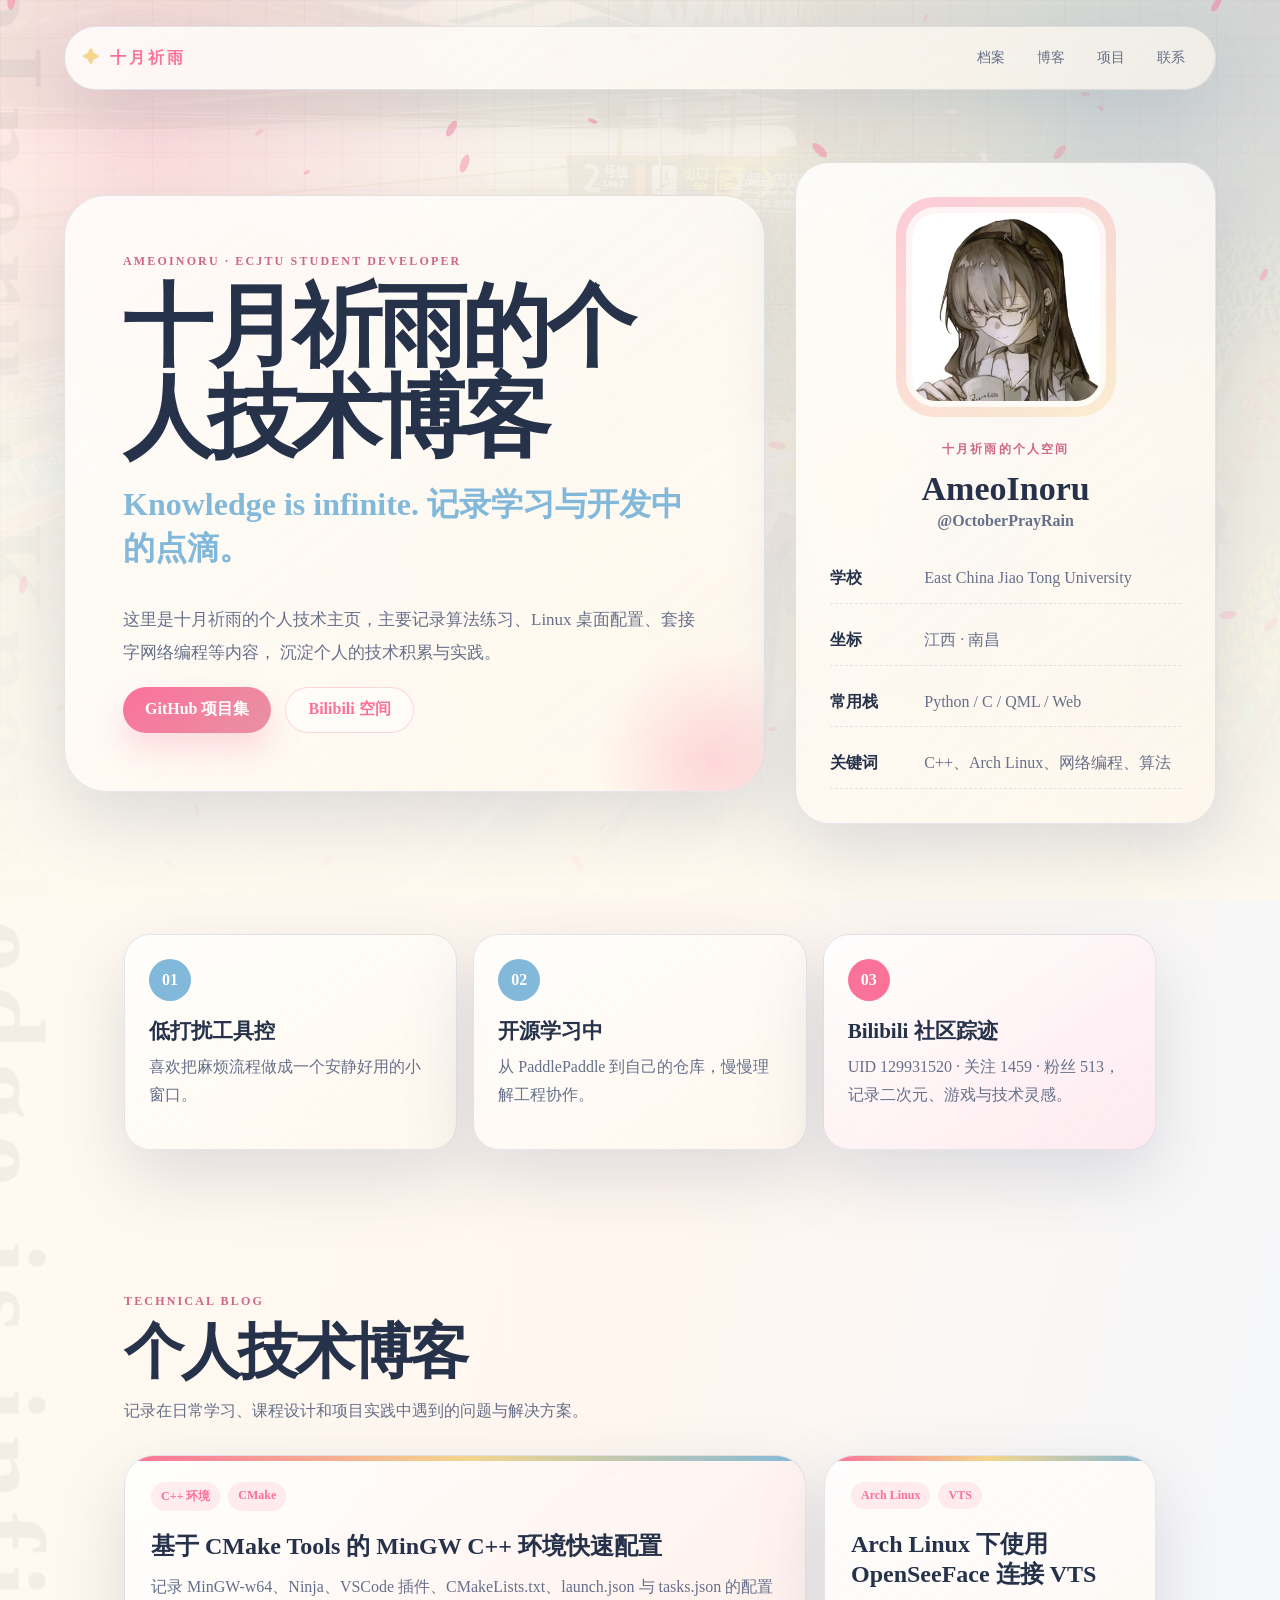
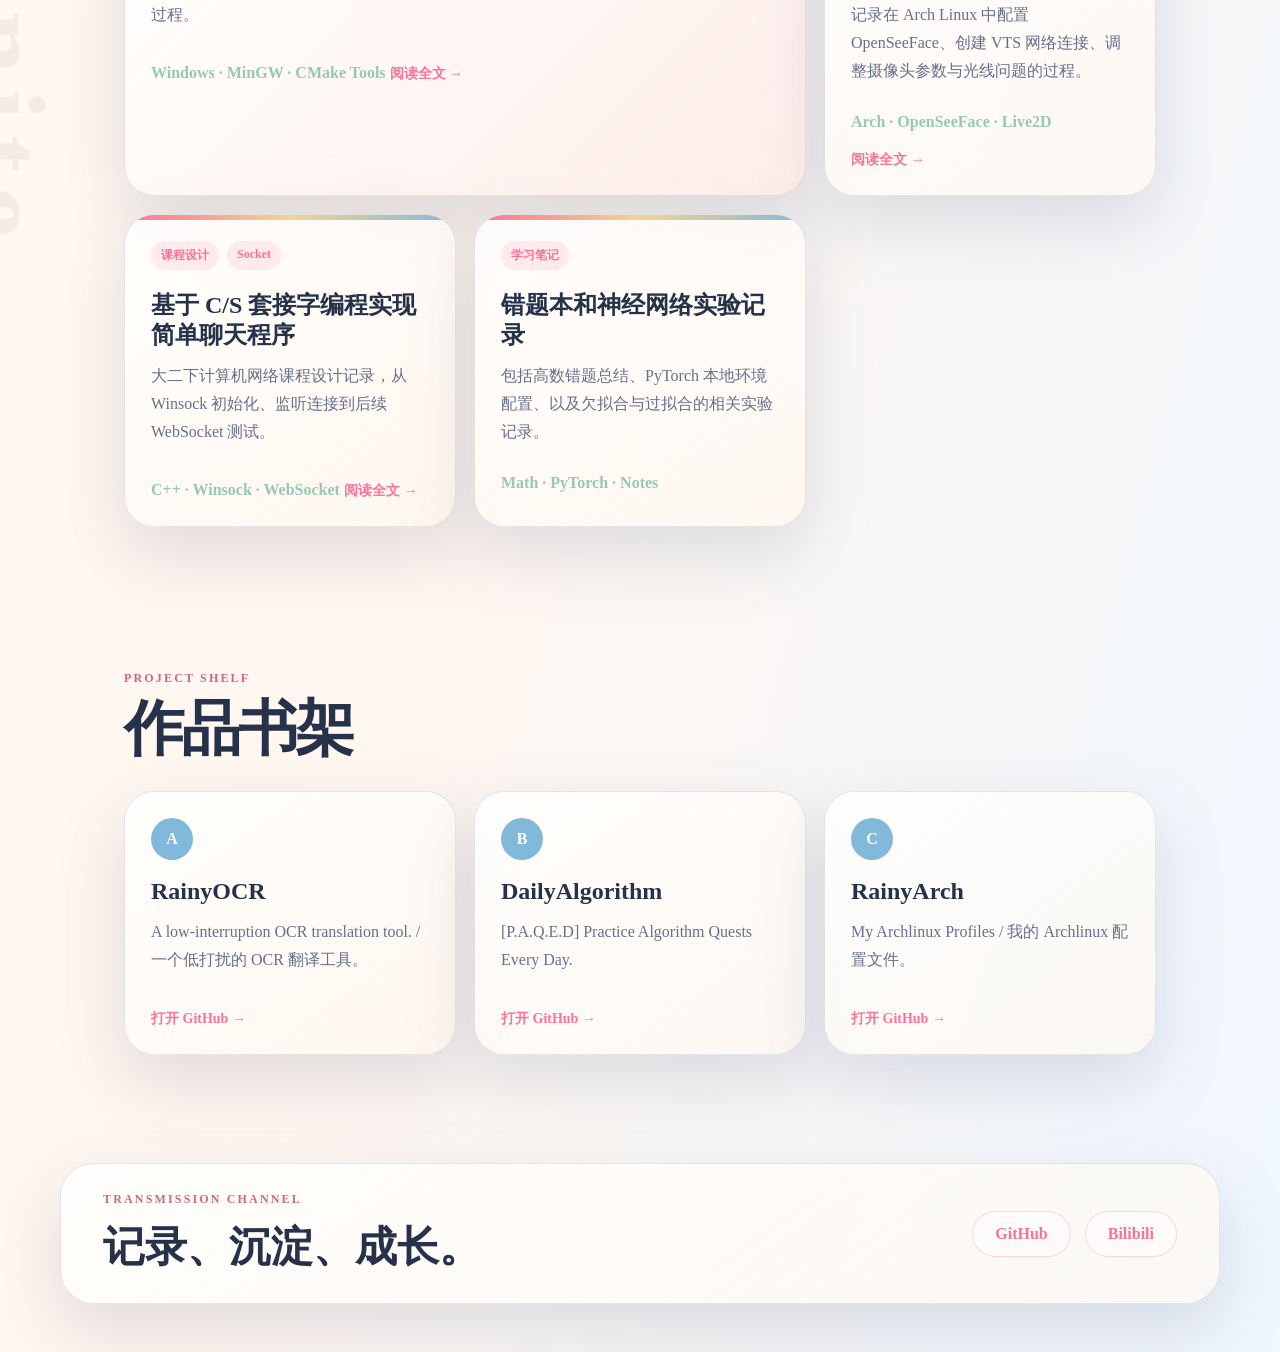
<file: index.html>
<!DOCTYPE html>
<html lang="zh-CN">
<head>
    <meta charset="UTF-8">
    <meta name="viewport" content="width=device-width, initial-scale=1.0">
    <title>十月祈雨 | 个人技术博客</title>
    <link rel="stylesheet" href="./style.css">
</head>
<body>
    <canvas id="starCanvas" aria-hidden="true"></canvas>
    <div class="soft-light" aria-hidden="true"></div>

    <header class="site-hero" id="top">
        <nav class="nav paper-card">
            <a class="brand" href="#top">十月祈雨</a>
            <div class="nav-links" aria-label="页面导航">
                <a href="#profile">档案</a>
                <a href="#blog">博客</a>
                <a href="#projects">项目</a>
                <a href="#contact">联系</a>
            </div>
        </nav>

        <section class="hero-layout">
            <div class="hero-copy reveal">
                <p class="eyebrow">AmeoInoru · ECJTU Student Developer</p>
                <h1>十月祈雨的个人技术博客</h1>
                <p class="subtitle">Knowledge is infinite. 记录学习与开发中的点滴。</p>
                <p class="intro">
                    这里是十月祈雨的个人技术主页，主要记录算法练习、Linux 桌面配置、套接字网络编程等内容，
                    沉淀个人的技术积累与实践。
                </p>
                <div class="hero-actions">
                    <a class="primary-btn" href="https://github.com/OctoberPrayRain" target="_blank" rel="noopener noreferrer">GitHub 项目集</a>
                    <a class="secondary-btn" href="https://space.bilibili.com/129931520" target="_blank" rel="noopener noreferrer">Bilibili 空间</a>
                </div>
            </div>

            <aside class="profile-card paper-card reveal delay-1" id="profile">
                <div class="avatar-frame">
                    <img src="./assets/avatar.jpg" alt="AmeoInoru 的头像">
                </div>
                <p class="profile-kicker">十月祈雨的个人空间</p>
                <h2>AmeoInoru</h2>
                <p class="handle">@OctoberPrayRain</p>
                <ul class="profile-list">
                    <li><strong>学校</strong><span>East China Jiao Tong University</span></li>
                    <li><strong>坐标</strong><span>江西 · 南昌</span></li>
                    <li><strong>常用栈</strong><span>Python / C / QML / Web</span></li>
                    <li><strong>关键词</strong><span>C++、Arch Linux、网络编程、算法</span></li>
                </ul>
            </aside>
        </section>
    </header>

    <main>
        <section class="section diary-strip reveal" aria-label="个人标签">
            <div class="diary-item">
                <span>01</span>
                <strong>低打扰工具控</strong>
                <p>喜欢把麻烦流程做成一个安静好用的小窗口。</p>
            </div>
            <div class="diary-item">
                <span>02</span>
                <strong>开源学习中</strong>
                <p>从 PaddlePaddle 到自己的仓库，慢慢理解工程协作。</p>
            </div>
            <div class="diary-item bilibili-card">
                <span>03</span>
                <strong>Bilibili 社区踪迹</strong>
                <p>UID 129931520 · 关注 1459 · 粉丝 513，记录二次元、游戏与技术灵感。</p>
            </div>
        </section>

        <section class="section" id="blog">
            <div class="section-heading reveal">
                <p>Technical Blog</p>
                <h2>个人技术博客</h2>
                <span>记录在日常学习、课程设计和项目实践中遇到的问题与解决方案。</span>
            </div>
            <div class="blog-grid">
                <a class="blog-card feature reveal" href="./blog-cmake-mingw.html">
                    <div class="tag-row"><span>C++ 环境</span><span>CMake</span></div>
                    <h3>基于 CMake Tools 的 MinGW C++ 环境快速配置</h3>
                    <p>记录 MinGW-w64、Ninja、VSCode 插件、CMakeLists.txt、launch.json 与 tasks.json 的配置过程。</p>
                    <time>Windows · MinGW · CMake Tools</time>
                    <span class="read-more">阅读全文 →</span>
                </a>
                <a class="blog-card reveal delay-1" href="./blog-openseeface-vts.html">
                    <div class="tag-row"><span>Arch Linux</span><span>VTS</span></div>
                    <h3>Arch Linux 下使用 OpenSeeFace 连接 VTS</h3>
                    <p>记录在 Arch Linux 中配置 OpenSeeFace、创建 VTS 网络连接、调整摄像头参数与光线问题的过程。</p>
                    <time>Arch · OpenSeeFace · Live2D</time>
                    <span class="read-more">阅读全文 →</span>
                </a>
                <a class="blog-card reveal delay-2" href="./blog-socket-chat.html">
                    <div class="tag-row"><span>课程设计</span><span>Socket</span></div>
                    <h3>基于 C/S 套接字编程实现简单聊天程序</h3>
                    <p>大二下计算机网络课程设计记录，从 Winsock 初始化、监听连接到后续 WebSocket 测试。</p>
                    <time>C++ · Winsock · WebSocket</time>
                    <span class="read-more">阅读全文 →</span>
                </a>
                <article class="blog-card reveal">
                    <div class="tag-row"><span>学习笔记</span></div>
                    <h3>错题本和神经网络实验记录</h3>
                    <p>包括高数错题总结、PyTorch 本地环境配置、以及欠拟合与过拟合的相关实验记录。</p>
                    <time>Math · PyTorch · Notes</time>
                </article>
            </div>
        </section>

        <section class="section projects" id="projects">
            <div class="section-heading reveal">
                <p>Project Shelf</p>
                <h2>作品书架</h2>
            </div>
            <div class="project-board">
                <a class="project-card paper-card reveal" href="https://github.com/OctoberPrayRain/RainyOCR" target="_blank" rel="noopener noreferrer">
                    <span class="project-number">A</span>
                    <h3>RainyOCR</h3>
                    <p>A low-interruption OCR translation tool. / 一个低打扰的 OCR 翻译工具。</p>
                    <span class="read-more">打开 GitHub →</span>
                </a>
                <a class="project-card paper-card reveal delay-1" href="https://github.com/OctoberPrayRain/DailyAlgorithm" target="_blank" rel="noopener noreferrer">
                    <span class="project-number">B</span>
                    <h3>DailyAlgorithm</h3>
                    <p>[P.A.Q.E.D] Practice Algorithm Quests Every Day.</p>
                    <span class="read-more">打开 GitHub →</span>
                </a>
                <a class="project-card paper-card reveal delay-2" href="https://github.com/OctoberPrayRain/RainyArch" target="_blank" rel="noopener noreferrer">
                    <span class="project-number">C</span>
                    <h3>RainyArch</h3>
                    <p>My Archlinux Profiles / 我的 Archlinux 配置文件。</p>
                    <span class="read-more">打开 GitHub →</span>
                </a>
            </div>
        </section>
    </main>

    <footer class="footer paper-card reveal" id="contact">
        <div>
            <p class="eyebrow">Transmission Channel</p>
            <h2>记录、沉淀、成长。</h2>
        </div>
        <div class="footer-links">
            <a href="https://github.com/OctoberPrayRain" target="_blank" rel="noopener noreferrer">GitHub</a>
            <a href="https://space.bilibili.com/129931520" target="_blank" rel="noopener noreferrer">Bilibili</a>
        </div>
    </footer>

    <script src="./script.js"></script>
</body>
</html>
</file>
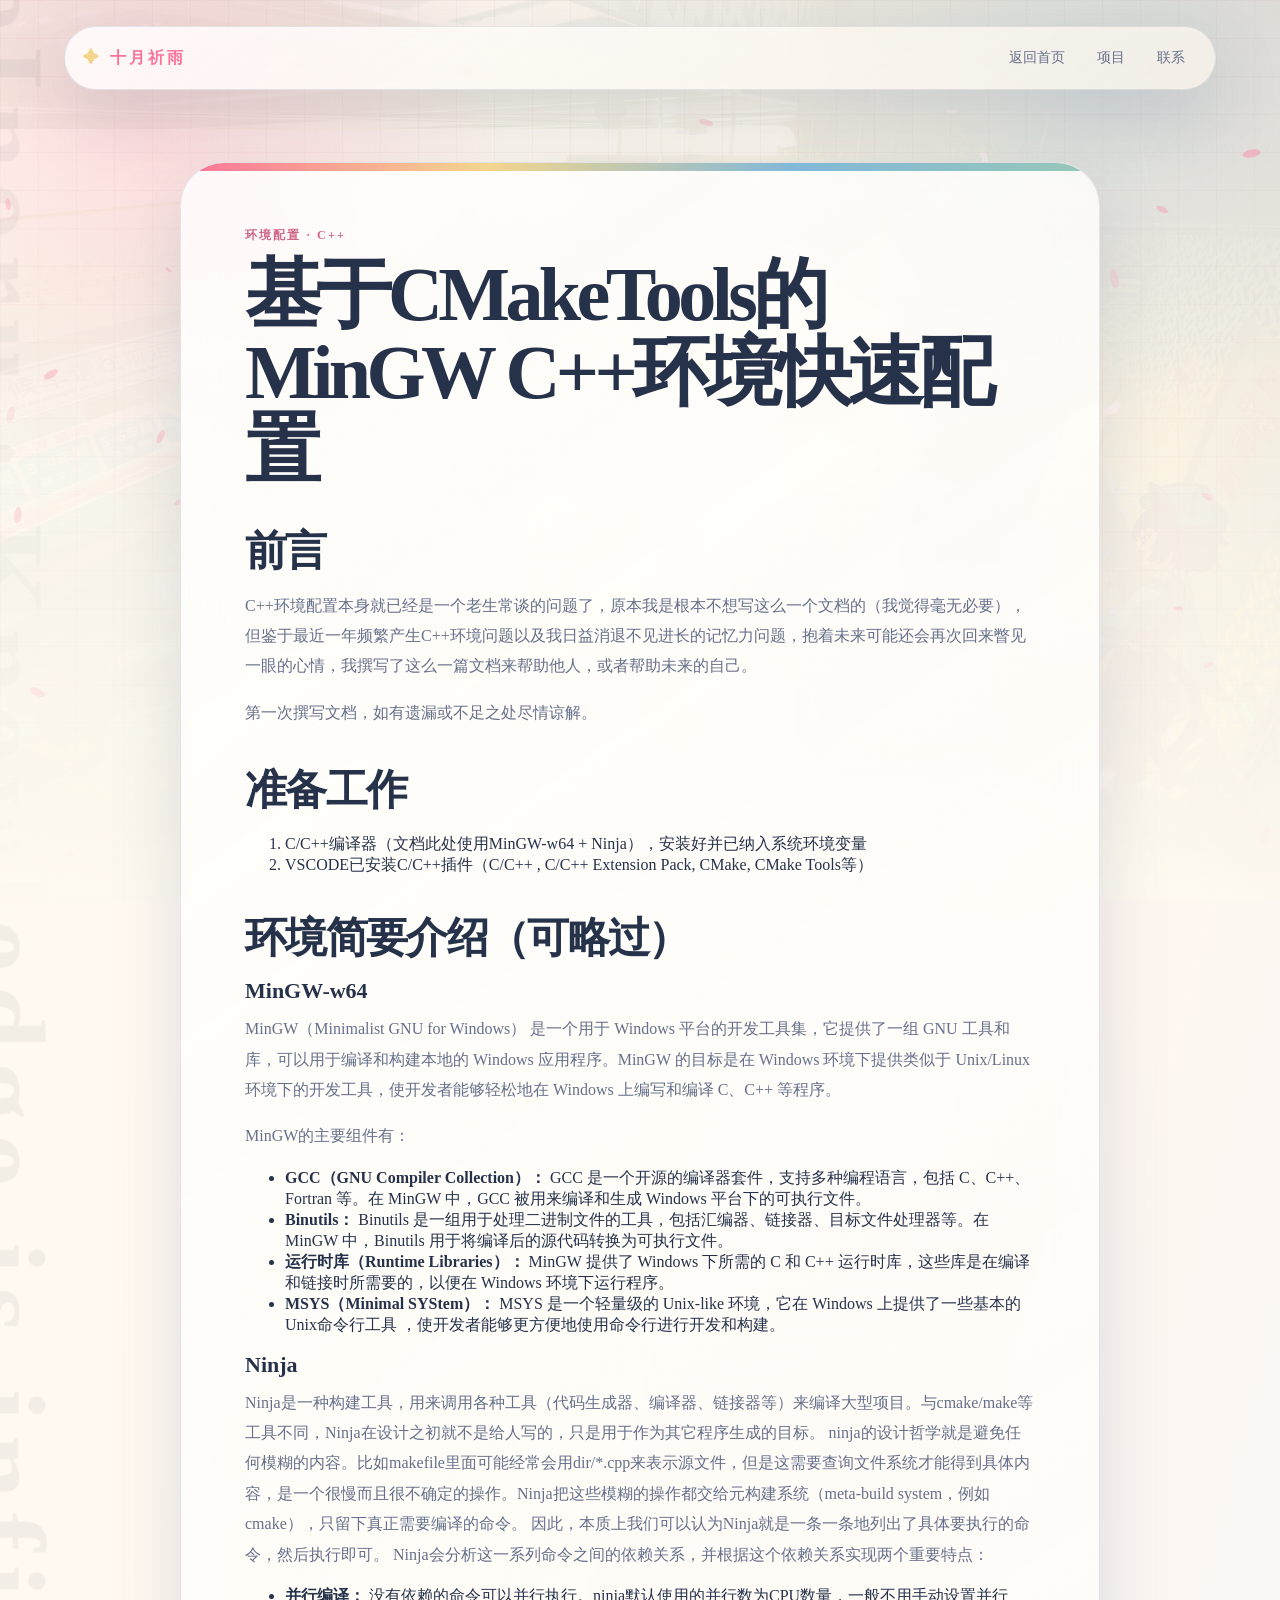
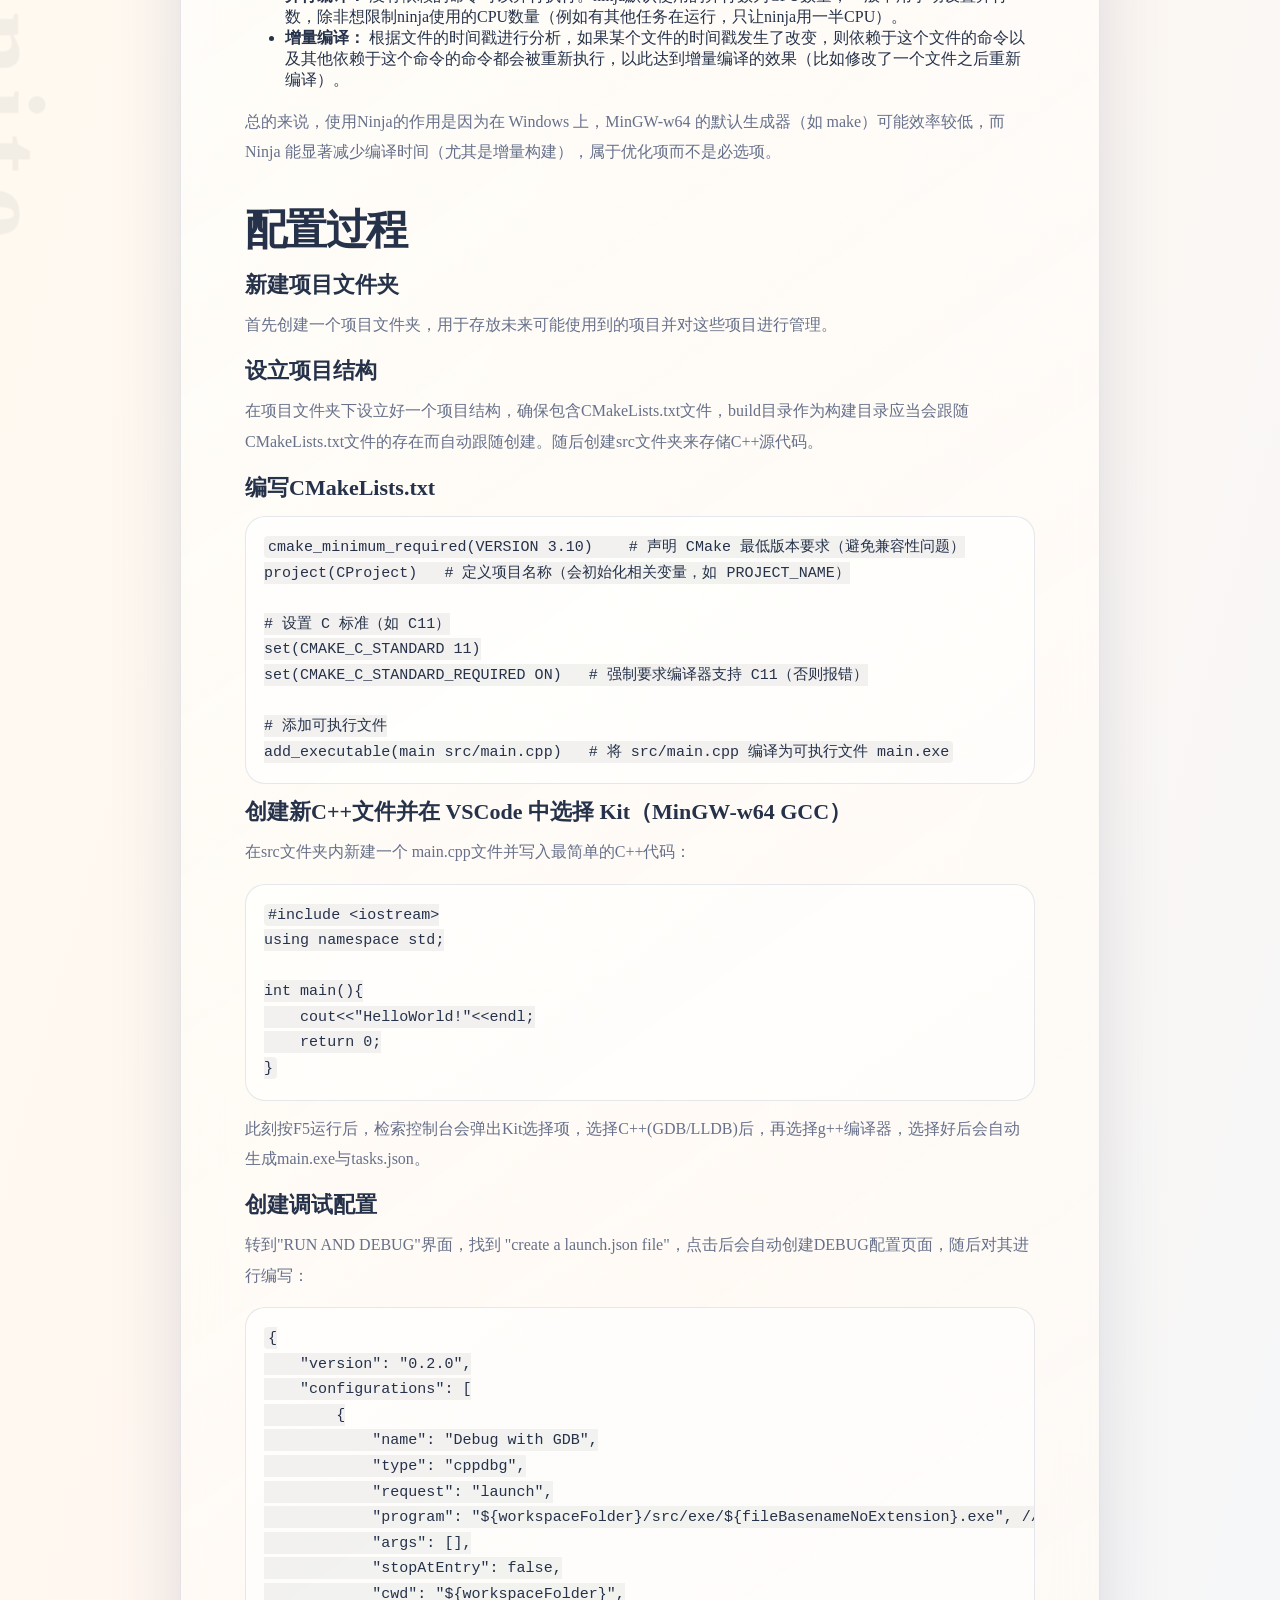
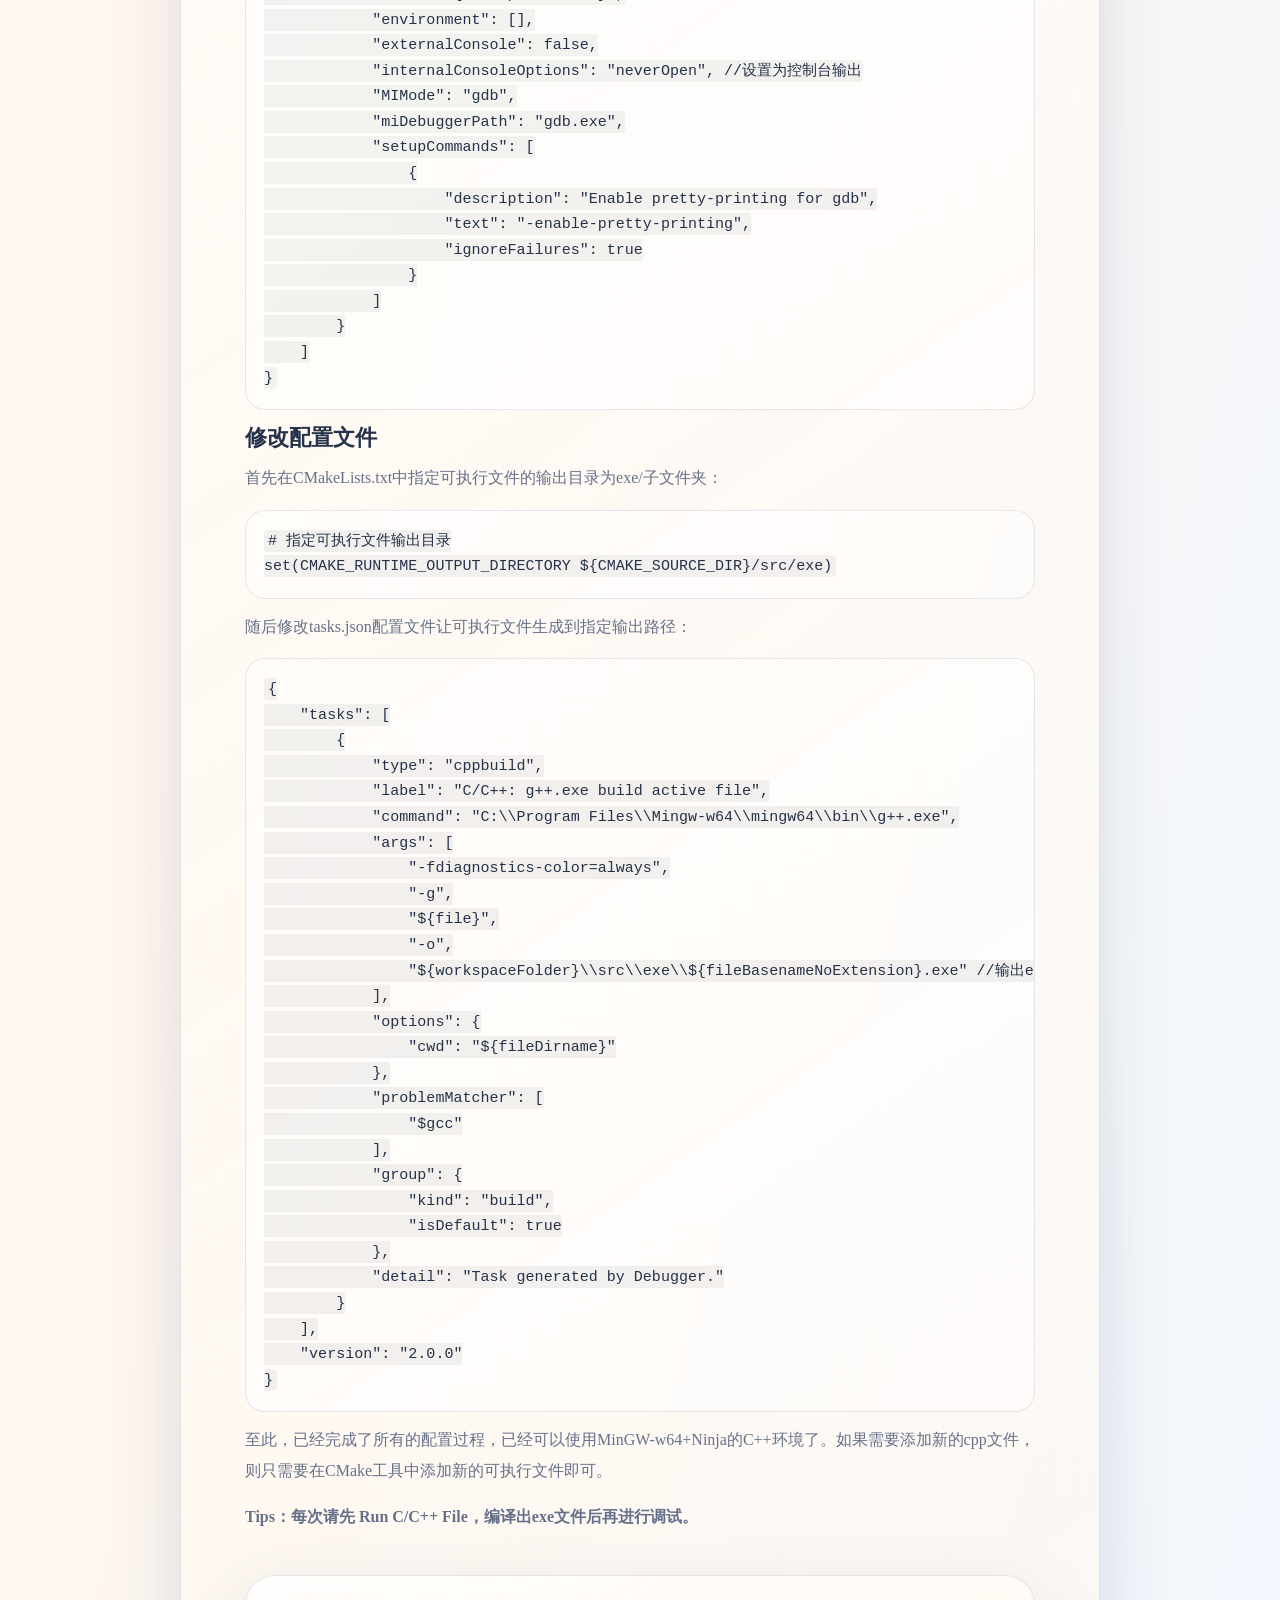
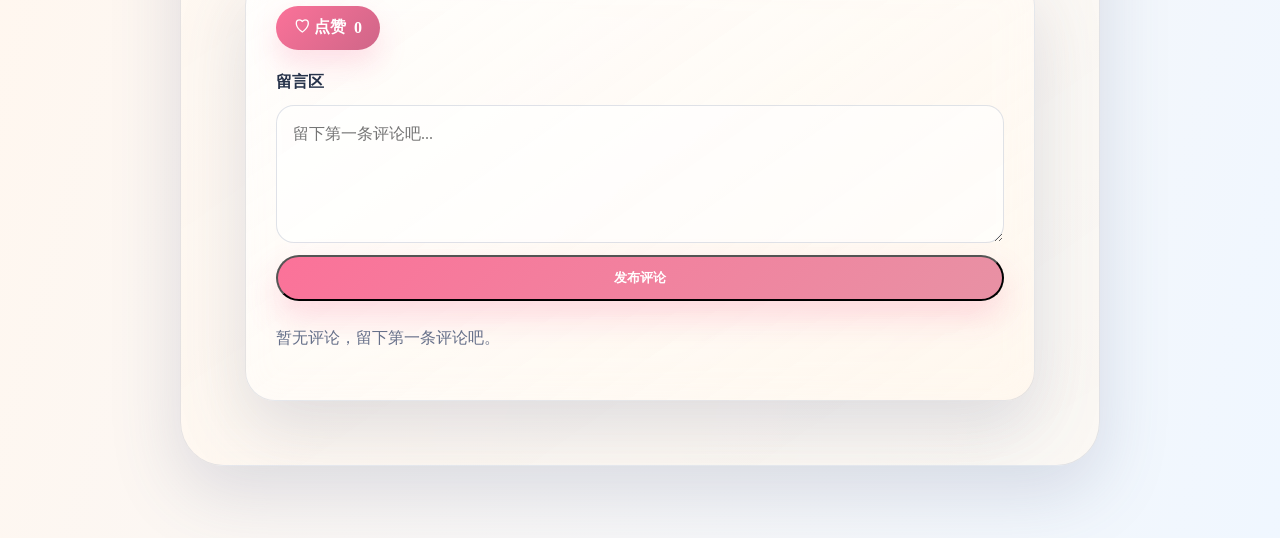
<file: blog-cmake-mingw.html>
<!DOCTYPE html>
<html lang="zh-CN">
<head>
    <meta charset="UTF-8">
    <meta name="viewport" content="width=device-width, initial-scale=1.0">
    <title>基于CMakeTools的MinGW C++环境快速配置 | 十月祈雨</title>
    <link rel="stylesheet" href="./style.css">
</head>
<body data-blog-id="cmake-mingw">
    <canvas id="starCanvas" aria-hidden="true"></canvas>
    <div class="soft-light" aria-hidden="true"></div>

    <header class="blog-hero-detail">
        <nav class="nav paper-card">
            <a class="brand" href="./index.html#top">十月祈雨</a>
            <div class="nav-links" aria-label="页面导航">
                <a href="./index.html#blog">返回首页</a>
                <a href="./index.html#projects">项目</a>
                <a href="./index.html#contact">联系</a>
            </div>
        </nav>

        <article class="article-shell paper-card reveal">
            <p class="eyebrow">环境配置 · C++</p>
            <h1>基于CMakeTools的MinGW C++环境快速配置</h1>

            <section class="article-section">
                <h2>前言</h2>
                <p>C++环境配置本身就已经是一个老生常谈的问题了，原本我是根本不想写这么一个文档的（我觉得毫无必要），但鉴于最近一年频繁产生C++环境问题以及我日益消退不见进长的记忆力问题，抱着未来可能还会再次回来瞥见一眼的心情，我撰写了这么一篇文档来帮助他人，或者帮助未来的自己。</p>
                <p>第一次撰写文档，如有遗漏或不足之处尽情谅解。</p>
            </section>

            <section class="article-section">
                <h2>准备工作</h2>
                <ol>
                    <li>C/C++编译器（文档此处使用MinGW-w64 + Ninja），安装好并已纳入系统环境变量</li>
                    <li>VSCODE已安装C/C++插件（C/C++ , C/C++ Extension Pack, CMake, CMake Tools等）</li>
                </ol>
            </section>

            <section class="article-section">
                <h2>环境简要介绍（可略过）</h2>
                <h3>MinGW-w64</h3>
                <p>MinGW（Minimalist GNU for Windows） 是一个用于 Windows 平台的开发工具集，它提供了一组 GNU 工具和库，可以用于编译和构建本地的 Windows 应用程序。MinGW 的目标是在 Windows 环境下提供类似于 Unix/Linux 环境下的开发工具，使开发者能够轻松地在 Windows 上编写和编译 C、C++ 等程序。</p>
                <p>MinGW的主要组件有：</p>
                <ul>
                    <li><strong>GCC（GNU Compiler Collection）：</strong> GCC 是一个开源的编译器套件，支持多种编程语言，包括 C、C++、Fortran 等。在 MinGW 中，GCC 被用来编译和生成 Windows 平台下的可执行文件。</li>
                    <li><strong>Binutils：</strong> Binutils 是一组用于处理二进制文件的工具，包括汇编器、链接器、目标文件处理器等。在 MinGW 中，Binutils 用于将编译后的源代码转换为可执行文件。</li>
                    <li><strong>运行时库（Runtime Libraries）：</strong> MinGW 提供了 Windows 下所需的 C 和 C++ 运行时库，这些库是在编译和链接时所需要的，以便在 Windows 环境下运行程序。</li>
                    <li><strong>MSYS（Minimal SYStem）：</strong> MSYS 是一个轻量级的 Unix-like 环境，它在 Windows 上提供了一些基本的 Unix命令行工具 ，使开发者能够更方便地使用命令行进行开发和构建。</li>
                </ul>

                <h3>Ninja</h3>
                <p>Ninja是一种构建工具，用来调用各种工具（代码生成器、编译器、链接器等）来编译大型项目。与cmake/make等工具不同，Ninja在设计之初就不是给人写的，只是用于作为其它程序生成的目标。 ninja的设计哲学就是避免任何模糊的内容。比如makefile里面可能经常会用dir/*.cpp来表示源文件，但是这需要查询文件系统才能得到具体内容，是一个很慢而且很不确定的操作。Ninja把这些模糊的操作都交给元构建系统（meta-build system，例如cmake），只留下真正需要编译的命令。 因此，本质上我们可以认为Ninja就是一条一条地列出了具体要执行的命令，然后执行即可。 Ninja会分析这一系列命令之间的依赖关系，并根据这个依赖关系实现两个重要特点：</p>
                <ul>
                    <li><strong>并行编译：</strong> 没有依赖的命令可以并行执行。ninja默认使用的并行数为CPU数量，一般不用手动设置并行数，除非想限制ninja使用的CPU数量（例如有其他任务在运行，只让ninja用一半CPU）。</li>
                    <li><strong>增量编译：</strong> 根据文件的时间戳进行分析，如果某个文件的时间戳发生了改变，则依赖于这个文件的命令以及其他依赖于这个命令的命令都会被重新执行，以此达到增量编译的效果（比如修改了一个文件之后重新编译）。</li>
                </ul>
                <p>总的来说，使用Ninja的作用是因为在 Windows 上，MinGW-w64 的默认生成器（如 make）可能效率较低，而 Ninja 能显著减少编译时间（尤其是增量构建），属于优化项而不是必选项。</p>
            </section>

            <section class="article-section">
                <h2>配置过程</h2>
                <h3>新建项目文件夹</h3>
                <p>首先创建一个项目文件夹，用于存放未来可能使用到的项目并对这些项目进行管理。</p>

                <h3>设立项目结构</h3>
                <p>在项目文件夹下设立好一个项目结构，确保包含CMakeLists.txt文件，build目录作为构建目录应当会跟随CMakeLists.txt文件的存在而自动跟随创建。随后创建src文件夹来存储C++源代码。</p>

                <h3>编写CMakeLists.txt</h3>
                <pre><code>cmake_minimum_required(VERSION 3.10)    # 声明 CMake 最低版本要求（避免兼容性问题）
project(CProject)   # 定义项目名称（会初始化相关变量，如 PROJECT_NAME）

# 设置 C 标准（如 C11）
set(CMAKE_C_STANDARD 11)
set(CMAKE_C_STANDARD_REQUIRED ON)   # 强制要求编译器支持 C11（否则报错）

# 添加可执行文件
add_executable(main src/main.cpp)   # 将 src/main.cpp 编译为可执行文件 main.exe</code></pre>

                <h3>创建新C++文件并在 VSCode 中选择 Kit（MinGW-w64 GCC）</h3>
                <p>在src文件夹内新建一个 main.cpp文件并写入最简单的C++代码：</p>
                <pre><code>#include &lt;iostream&gt;
using namespace std;

int main(){
    cout&lt;&lt;"HelloWorld!"&lt;&lt;endl;
    return 0;
}</code></pre>
                <p>此刻按F5运行后，检索控制台会弹出Kit选择项，选择C++(GDB/LLDB)后，再选择g++编译器，选择好后会自动生成main.exe与tasks.json。</p>

                <h3>创建调试配置</h3>
                <p>转到"RUN AND DEBUG"界面，找到 "create a launch.json file"，点击后会自动创建DEBUG配置页面，随后对其进行编写：</p>
                <pre><code>{
    "version": "0.2.0",
    "configurations": [
        {
            "name": "Debug with GDB",
            "type": "cppdbg",
            "request": "launch",
            "program": "${workspaceFolder}/src/exe/${fileBasenameNoExtension}.exe", //使用扩展名，方便项目更名
            "args": [],
            "stopAtEntry": false,
            "cwd": "${workspaceFolder}",
            "environment": [],
            "externalConsole": false,
            "internalConsoleOptions": "neverOpen", //设置为控制台输出
            "MIMode": "gdb",
            "miDebuggerPath": "gdb.exe",
            "setupCommands": [
                {
                    "description": "Enable pretty-printing for gdb",
                    "text": "-enable-pretty-printing",
                    "ignoreFailures": true
                }
            ]
        }
    ]
}</code></pre>

                <h3>修改配置文件</h3>
                <p>首先在CMakeLists.txt中指定可执行文件的输出目录为exe/子文件夹：</p>
                <pre><code># 指定可执行文件输出目录
set(CMAKE_RUNTIME_OUTPUT_DIRECTORY ${CMAKE_SOURCE_DIR}/src/exe)</code></pre>
                <p>随后修改tasks.json配置文件让可执行文件生成到指定输出路径：</p>
                <pre><code>{
    "tasks": [
        {
            "type": "cppbuild",
            "label": "C/C++: g++.exe build active file",
            "command": "C:\\Program Files\\Mingw-w64\\mingw64\\bin\\g++.exe",
            "args": [
                "-fdiagnostics-color=always",
                "-g",
                "${file}",
                "-o",
                "${workspaceFolder}\\src\\exe\\${fileBasenameNoExtension}.exe" //输出exe到src/exe中，便于管理
            ],
            "options": {
                "cwd": "${fileDirname}"
            },
            "problemMatcher": [
                "$gcc"
            ],
            "group": {
                "kind": "build",
                "isDefault": true
            },
            "detail": "Task generated by Debugger."
        }
    ],
    "version": "2.0.0"
}</code></pre>
                <p>至此，已经完成了所有的配置过程，已经可以使用MinGW-w64+Ninja的C++环境了。如果需要添加新的cpp文件，则只需要在CMake工具中添加新的可执行文件即可。</p>
                <p><strong>Tips：每次请先 Run C/C++ File，编译出exe文件后再进行调试。</strong></p>
            </section>

            <section class="article-actions paper-card" aria-label="文章互动">
                <button class="like-button" type="button" data-like-button>♡ 点赞 <span data-like-count>0</span></button>
                <form class="comment-form" data-comment-form>
                    <label for="comment-textarea">留言区</label>
                    <textarea id="comment-textarea" name="comment" rows="4" placeholder="留下第一条评论吧..." required></textarea>
                    <button class="primary-btn" type="submit">发布评论</button>
                </form>
                <div class="comment-list" data-comment-list aria-live="polite"></div>
            </section>
        </article>
    </header>

    <script src="./script.js"></script>
</body>
</html>
</file>
<file: style.css>
:root {
    --paper: #fffaf0;
    --paper-strong: rgba(255, 252, 246, 0.9);
    --ink: #26324a;
    --soft-ink: #66708a;
    --bili-pink: #fb7299;
    --sakura: #ee9ab2;
    --sakura-deep: #cf6688;
    --sky: #82b8d9;
    --mint: #98c7b6;
    --butter: #f4d58d;
    --line: rgba(111, 126, 159, 0.18);
    --shadow: 0 26px 70px rgba(75, 91, 129, 0.18);
}

* {
    box-sizing: border-box;
}

html {
    scroll-behavior: smooth;
}

body {
    margin: 0;
    min-height: 100vh;
    color: var(--ink);
    font-family: "Georgia", "LXGW WenKai", "Noto Serif SC", serif;
    background:
        linear-gradient(105deg, rgba(255, 250, 240, 0.94) 0%, rgba(255, 246, 238, 0.9) 48%, rgba(236, 245, 255, 0.8) 100%),
        url("./assets/anime-metro-bg.jpg") center top / cover fixed;
    overflow-x: hidden;
}

body::before {
    content: "";
    position: fixed;
    inset: 0;
    z-index: 0;
    pointer-events: none;
    background-image:
        radial-gradient(circle at 12% 16%, rgba(251, 114, 153, 0.24), transparent 26%),
        radial-gradient(circle at 86% 10%, rgba(130, 184, 217, 0.22), transparent 24%),
        linear-gradient(rgba(207, 102, 136, 0.055) 1px, transparent 1px),
        linear-gradient(90deg, rgba(207, 102, 136, 0.055) 1px, transparent 1px);
    background-size: auto, auto, 38px 38px, 38px 38px;
}

body::after {
    content: "星雨手账  ·  AmeoInoru  ·  Knowledge is infinite";
    position: fixed;
    right: -120px;
    top: 42%;
    z-index: 0;
    color: rgba(38, 50, 74, 0.06);
    font-size: clamp(48px, 9vw, 120px);
    font-weight: 900;
    letter-spacing: 0.12em;
    transform: rotate(90deg);
    white-space: nowrap;
    pointer-events: none;
}

a {
    color: inherit;
    text-decoration: none;
}

#starCanvas,
.soft-light {
    position: fixed;
    inset: 0;
    pointer-events: none;
    z-index: 1;
}

.soft-light {
    background: linear-gradient(180deg, transparent 0%, rgba(255, 250, 240, 0.7) 78%, rgba(255, 250, 240, 0.94) 100%);
}

.site-hero,
main,
.footer {
    position: relative;
    z-index: 2;
}

.paper-card,
.hero-copy,
.blog-card,
.diary-item {
    border: 1px solid var(--line);
    background: linear-gradient(145deg, rgba(255, 255, 255, 0.82), rgba(255, 247, 238, 0.68));
    box-shadow: var(--shadow);
    backdrop-filter: blur(18px) saturate(130%);
}

.site-hero {
    min-height: 100vh;
    padding: 26px clamp(18px, 5vw, 72px) 64px;
}

.nav {
    display: flex;
    justify-content: space-between;
    align-items: center;
    gap: 20px;
    max-width: 1160px;
    margin: 0 auto 72px;
    padding: 14px 18px;
    border-radius: 999px;
}

.brand {
    display: inline-flex;
    align-items: center;
    gap: 8px;
    color: var(--bili-pink);
    font-weight: 900;
    letter-spacing: 0.18em;
}

.brand::before {
    content: "✦";
    color: var(--butter);
}

.nav-links {
    display: flex;
    flex-wrap: wrap;
    gap: 8px;
    color: var(--soft-ink);
    font-size: 14px;
}

.nav-links a {
    padding: 8px 12px;
    border-radius: 999px;
    transition: color 0.2s ease, background 0.2s ease;
}

.nav-links a:hover {
    color: var(--bili-pink);
    background: rgba(251, 114, 153, 0.13);
}

.hero-layout {
    display: grid;
    grid-template-columns: minmax(0, 1.2fr) minmax(280px, 0.72fr);
    gap: 30px;
    align-items: center;
    max-width: 1160px;
    margin: 0 auto;
}

.hero-copy {
    padding: clamp(30px, 5vw, 58px);
    border-radius: 42px;
    position: relative;
    overflow: hidden;
}

.hero-copy::after {
    content: "";
    position: absolute;
    right: -70px;
    bottom: -90px;
    width: 240px;
    height: 240px;
    border-radius: 50%;
    background: radial-gradient(circle, rgba(251, 114, 153, 0.25), transparent 68%);
}

.eyebrow,
.section-heading p,
.profile-kicker {
    margin: 0 0 12px;
    color: var(--sakura-deep);
    font-size: 12px;
    font-weight: 900;
    letter-spacing: 0.18em;
    text-transform: uppercase;
}

h1,
h2,
h3,
p {
    margin-top: 0;
}

h1 {
    position: relative;
    z-index: 1;
    max-width: 780px;
    margin-bottom: 20px;
    font-size: clamp(42px, 7vw, 92px);
    line-height: 1.02;
    letter-spacing: -0.06em;
}

.subtitle {
    position: relative;
    z-index: 1;
    color: var(--sky);
    font-size: clamp(21px, 2.6vw, 32px);
    font-weight: 900;
}

.intro {
    position: relative;
    z-index: 1;
    max-width: 720px;
    color: var(--soft-ink);
    font-size: 17px;
    line-height: 1.95;
}

.hero-actions,
.footer-links {
    position: relative;
    z-index: 1;
    display: flex;
    flex-wrap: wrap;
    gap: 14px;
}

.primary-btn,
.secondary-btn,
.footer-links a {
    display: inline-flex;
    align-items: center;
    justify-content: center;
    min-height: 46px;
    padding: 0 22px;
    border-radius: 999px;
    font-weight: 900;
    transition: transform 0.24s ease, box-shadow 0.24s ease, background 0.24s ease;
}

.primary-btn {
    color: #fff;
    background: linear-gradient(135deg, var(--bili-pink), #e891a4);
    box-shadow: 0 16px 32px rgba(251, 114, 153, 0.24);
}

.secondary-btn,
.footer-links a {
    color: var(--bili-pink);
    border: 1px solid rgba(251, 114, 153, 0.28);
    background: rgba(255, 255, 255, 0.45);
}

.primary-btn:hover,
.secondary-btn:hover,
.footer-links a:hover {
    transform: translateY(-3px);
    box-shadow: 0 18px 36px rgba(75, 91, 129, 0.16);
}

.profile-card {
    padding: clamp(24px, 3vw, 34px);
    border-radius: 34px;
    transform: rotate(1.4deg);
}

.avatar-frame {
    width: min(220px, 72vw);
    margin: 0 auto 24px;
    padding: 10px;
    border-radius: 38px;
    background: linear-gradient(145deg, rgba(251, 114, 153, 0.34), rgba(244, 213, 141, 0.32));
}

.avatar-frame img {
    display: block;
    width: 100%;
    aspect-ratio: 1;
    object-fit: cover;
    border-radius: 30px;
    border: 6px solid rgba(255, 255, 255, 0.76);
}

.profile-card h2 {
    margin-bottom: 4px;
    text-align: center;
    font-size: 34px;
}

.profile-kicker,
.handle {
    text-align: center;
}

.handle {
    color: var(--soft-ink);
    font-weight: 800;
}

.profile-list {
    list-style: none;
    margin: 24px 0 0;
    padding: 0;
    display: grid;
    gap: 12px;
}

.profile-list li {
    display: grid;
    grid-template-columns: 80px 1fr;
    gap: 14px;
    padding: 12px 0;
    border-bottom: 1px dashed var(--line);
    color: var(--soft-ink);
    line-height: 1.55;
}

.profile-list strong {
    color: var(--ink);
}

.section {
    max-width: 1160px;
    margin: 0 auto;
    padding: 72px clamp(18px, 5vw, 72px);
}

.diary-strip {
    display: grid;
    grid-template-columns: repeat(3, minmax(0, 1fr));
    gap: 16px;
    padding-top: 34px;
}

.diary-item {
    min-height: 150px;
    padding: 24px;
    border-radius: 26px;
}

.bilibili-card {
    background: linear-gradient(145deg, rgba(255, 255, 255, 0.86), rgba(255, 229, 237, 0.72));
}

.diary-item span,
.project-number {
    display: inline-grid;
    place-items: center;
    width: 42px;
    height: 42px;
    margin-bottom: 16px;
    border-radius: 50%;
    color: #fff;
    background: var(--sky);
    font-weight: 900;
}

.bilibili-card span {
    background: var(--bili-pink);
}

.diary-item strong {
    display: block;
    margin-bottom: 8px;
    font-size: 21px;
}

.diary-item p,
.blog-card p,
.project-card p,
.section-heading span {
    color: var(--soft-ink);
    line-height: 1.75;
}

.section-heading {
    max-width: 760px;
    margin-bottom: 30px;
}

.section-heading h2 {
    margin-bottom: 12px;
    font-size: clamp(34px, 5vw, 60px);
    line-height: 1.06;
    letter-spacing: -0.05em;
}

.blog-grid {
    display: grid;
    grid-template-columns: repeat(3, minmax(0, 1fr));
    gap: 18px;
}

.blog-card {
    display: block;
    min-height: 250px;
    padding: 26px;
    border-radius: 30px;
    position: relative;
    overflow: hidden;
    transition: transform 0.24s ease, box-shadow 0.24s ease, border-color 0.24s ease;
}

.blog-card:hover {
    transform: translateY(-6px) rotate(-0.35deg);
    border-color: rgba(251, 114, 153, 0.34);
    box-shadow: 0 30px 78px rgba(75, 91, 129, 0.22);
}

.blog-card::before {
    content: "";
    position: absolute;
    inset: 0 0 auto 0;
    height: 5px;
    background: linear-gradient(90deg, var(--bili-pink), var(--butter), var(--sky));
}

.blog-card.feature {
    grid-column: span 2;
    background: linear-gradient(135deg, rgba(255, 255, 255, 0.9), rgba(255, 237, 232, 0.86));
}

.tag-row {
    display: flex;
    flex-wrap: wrap;
    gap: 8px;
    margin-bottom: 20px;
}

.tag-row span {
    padding: 6px 10px;
    border-radius: 999px;
    color: var(--bili-pink);
    background: rgba(251, 114, 153, 0.13);
    font-size: 12px;
    font-weight: 900;
}

.blog-card h3,
.project-card h3 {
    margin-bottom: 12px;
    font-size: 24px;
    line-height: 1.25;
}

.blog-card time {
    display: inline-block;
    margin-top: 12px;
    color: var(--mint);
    font-weight: 900;
}

.read-more {
    display: inline-flex;
    margin-top: 20px;
    color: var(--bili-pink);
    font-size: 14px;
    font-weight: 900;
}

.blog-hero-detail {
    min-height: 100vh;
    padding: 26px clamp(18px, 5vw, 72px) 72px;
    position: relative;
    z-index: 2;
}

.article-shell {
    max-width: 920px;
    margin: 0 auto;
    padding: clamp(28px, 5vw, 64px);
    border-radius: 44px;
    overflow: hidden;
    position: relative;
}

.article-shell::before {
    content: "";
    position: absolute;
    inset: 0 0 auto 0;
    height: 8px;
    background: linear-gradient(90deg, var(--bili-pink), var(--butter), var(--sky), var(--mint));
}

.article-shell h1 {
    margin-bottom: 18px;
    font-size: clamp(38px, 6vw, 76px);
}

.article-lead {
    color: var(--soft-ink);
    font-size: clamp(18px, 2vw, 22px);
    line-height: 1.9;
}

.article-meta {
    display: flex;
    flex-wrap: wrap;
    gap: 10px;
    margin: 26px 0 34px;
}

.article-meta span {
    padding: 8px 12px;
    border: 1px solid rgba(251, 114, 153, 0.22);
    border-radius: 999px;
    color: var(--sakura-deep);
    background: rgba(255, 255, 255, 0.48);
    font-size: 13px;
    font-weight: 900;
}

.article-section {
    margin-top: 34px;
}

.article-section h2 {
    margin-bottom: 12px;
    font-size: clamp(28px, 4vw, 42px);
    letter-spacing: -0.04em;
}

.article-section h3 {
    margin-bottom: 10px;
    font-size: 22px;
}

.article-image-container {
    margin: 24px 0;
    border-radius: 24px;
    overflow: hidden;
    box-shadow: 0 12px 36px rgba(38, 50, 74, 0.12);
}

.article-image-container img {
    display: block;
    width: 100%;
    height: auto;
    object-fit: contain;
}

.article-section p,
.comment-list p {
    color: var(--soft-ink);
    line-height: 1.9;
}

.article-section pre {
    overflow-x: auto;
    padding: 18px;
    border: 1px solid rgba(111, 126, 159, 0.18);
    border-radius: 20px;
    color: var(--ink);
    background: rgba(255, 255, 255, 0.58);
    line-height: 1.7;
}

.article-section code {
    font-family: "Fira Code", "Cascadia Code", monospace;
    font-size: 0.94em;
    padding: 2px 4px;
    background: rgba(0,0,0,0.05);
    border-radius: 4px;
}

.article-image-container {
    margin: 24px 0;
    text-align: center;
}

.article-image-container img {
    max-width: 100%;
    height: auto;
    border-radius: 16px;
    box-shadow: 0 10px 30px rgba(0,0,0,0.1);
}

.note-grid-detail {
    display: grid;
    grid-template-columns: repeat(2, minmax(0, 1fr));
    gap: 16px;
}

.note-grid-detail > div {
    padding: 22px;
    border: 1px dashed rgba(251, 114, 153, 0.26);
    border-radius: 26px;
    background: rgba(255, 255, 255, 0.42);
}

.article-actions {
    margin-top: 42px;
    padding: clamp(20px, 3vw, 30px);
    border-radius: 30px;
}

.like-button {
    display: inline-flex;
    align-items: center;
    gap: 8px;
    min-height: 44px;
    margin-bottom: 22px;
    padding: 0 18px;
    border: 0;
    border-radius: 999px;
    color: #fff;
    background: linear-gradient(135deg, var(--bili-pink), var(--sakura-deep));
    box-shadow: 0 14px 28px rgba(251, 114, 153, 0.22);
    cursor: pointer;
    font: inherit;
    font-weight: 900;
    transition: transform 0.2s ease, filter 0.2s ease;
}

.like-button:hover,
.like-button.liked {
    transform: translateY(-2px) scale(1.02);
    filter: saturate(118%);
}

.comment-form {
    display: grid;
    gap: 12px;
}

.comment-form label {
    color: var(--ink);
    font-weight: 900;
}

.comment-form textarea {
    width: 100%;
    resize: vertical;
    padding: 14px 16px;
    border: 1px solid rgba(111, 126, 159, 0.22);
    border-radius: 18px;
    color: var(--ink);
    background: rgba(255, 255, 255, 0.62);
    font: inherit;
    line-height: 1.7;
    outline: none;
}

.comment-form textarea:focus {
    border-color: rgba(251, 114, 153, 0.62);
    box-shadow: 0 0 0 4px rgba(251, 114, 153, 0.12);
}

.comment-list {
    display: grid;
    gap: 12px;
    margin-top: 22px;
}

.comment-item {
    padding: 14px 16px;
    border-radius: 18px;
    background: rgba(255, 255, 255, 0.58);
}

.comment-item time {
    display: block;
    margin-top: 6px;
    color: var(--mint);
    font-size: 12px;
    font-weight: 900;
}

.project-board {
    display: grid;
    grid-template-columns: repeat(3, minmax(0, 1fr));
    gap: 18px;
}

.project-card {
    display: block;
    min-height: 210px;
    padding: 26px;
    border-radius: 30px;
    transition: transform 0.24s ease, box-shadow 0.24s ease, border-color 0.24s ease;
}

.project-card:hover {
    transform: translateY(-5px);
    border-color: rgba(251, 114, 153, 0.34);
    box-shadow: 0 28px 70px rgba(75, 91, 129, 0.2);
}

.footer {
    display: flex;
    justify-content: space-between;
    align-items: center;
    gap: 20px;
    max-width: 1160px;
    margin: 36px auto 48px;
    padding: 28px clamp(22px, 4vw, 42px);
    border-radius: 34px;
}

.footer h2 {
    margin-bottom: 0;
    font-size: clamp(25px, 4vw, 42px);
}

.reveal {
    opacity: 0;
    transform: translateY(24px);
    transition: opacity 0.75s ease, transform 0.75s ease;
}

.reveal.visible {
    opacity: 1;
    transform: translateY(0);
}

.delay-1 {
    transition-delay: 0.12s;
}

.delay-2 {
    transition-delay: 0.24s;
}

@media (max-width: 920px) {
    .hero-layout,
    .diary-strip,
    .blog-grid,
    .note-grid-detail,
    .project-board {
        grid-template-columns: 1fr;
    }

    .blog-card.feature {
        grid-column: auto;
    }

    .profile-card {
        transform: none;
    }

    .footer,
    .nav {
        align-items: flex-start;
        flex-direction: column;
        border-radius: 28px;
    }
}

@media (max-width: 560px) {
    .site-hero {
        padding-top: 18px;
    }

    .profile-list li {
        grid-template-columns: 1fr;
        gap: 4px;
    }

    h1 {
        font-size: clamp(36px, 13vw, 54px);
    }
}

@media (prefers-reduced-motion: reduce) {
    *,
    *::before,
    *::after {
        scroll-behavior: auto !important;
        transition-duration: 0.01ms !important;
        animation-duration: 0.01ms !important;
        animation-iteration-count: 1 !important;
    }

    #starCanvas {
        display: none;
    }
}
</file>
